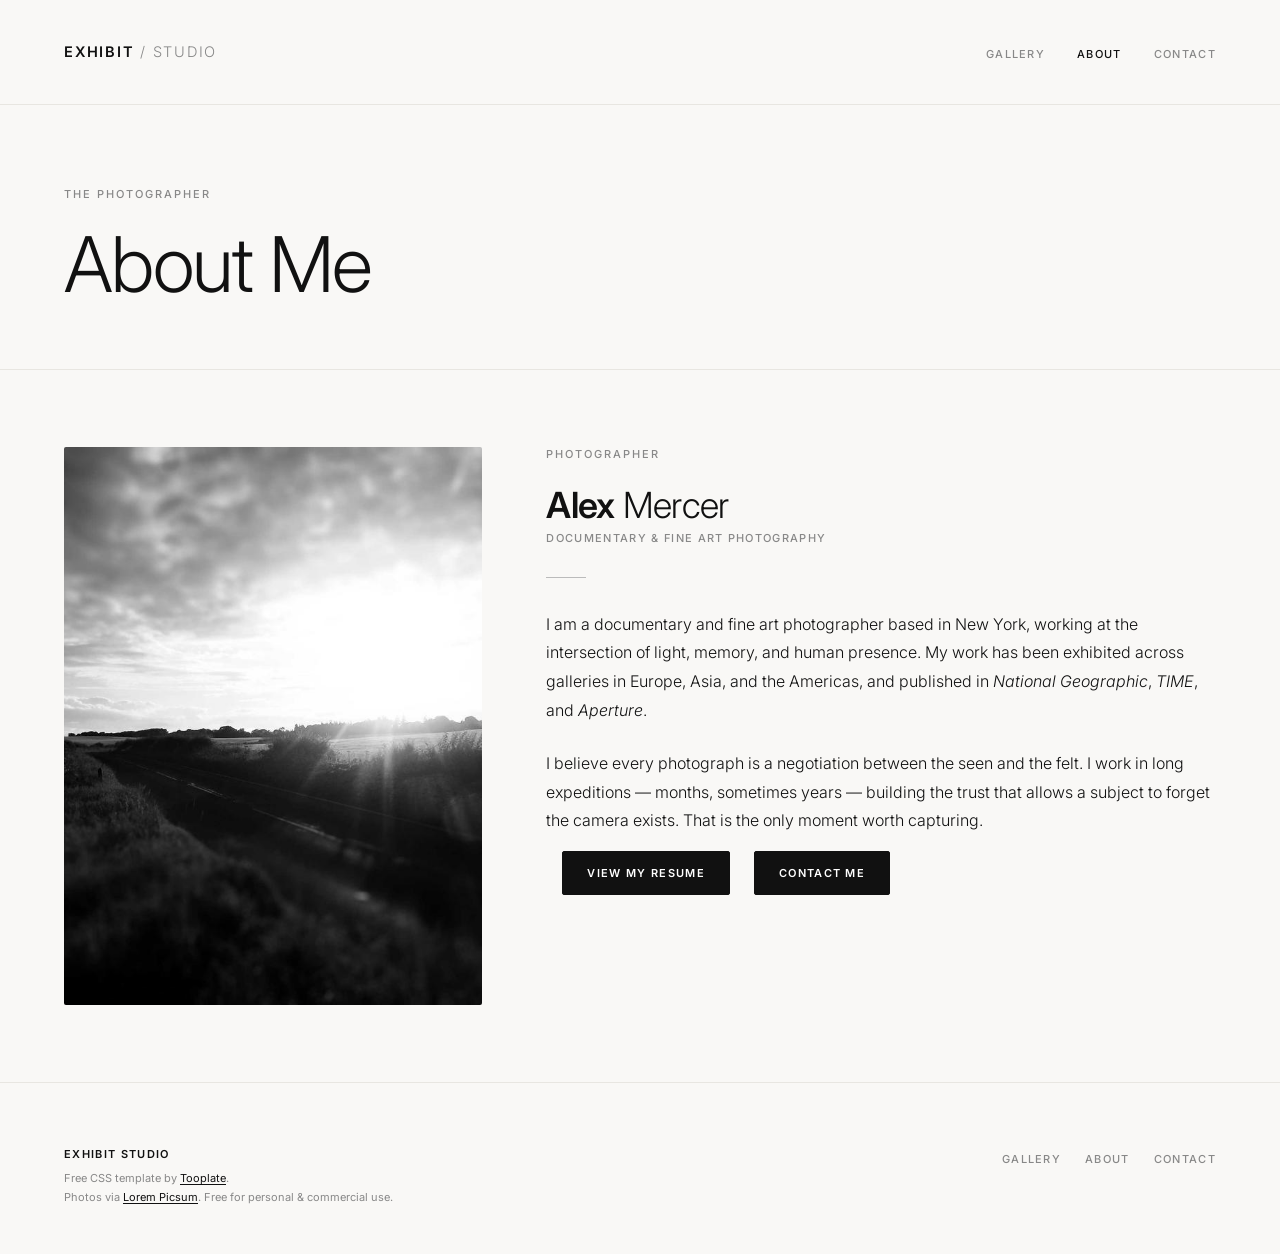
<file: about.html>
<!DOCTYPE html>
<html lang="en">
<head>
  <meta charset="UTF-8" />
  <meta name="viewport" content="width=device-width, initial-scale=1.0" />
  <title>About — Exhibit Studio</title>
  <meta name="description" content="About the photographer — Exhibit Studio." />

  <!--
Tooplate 2160 Exhibit Studio
https://www.tooplate.com/view/2160-exhibit-studio
Free HTML CSS Template
-->

  <link rel="preconnect" href="https://fonts.googleapis.com" />
  <link rel="preconnect" href="https://fonts.gstatic.com" crossorigin />
  <link href="https://fonts.googleapis.com/css2?family=Inter:wght@300;400;500;600&display=swap" rel="stylesheet" />
  <link rel="stylesheet" href="tooplate-exhibit-style.css" />
</head>
<body>

  <!-- ═══════════════════════════════════════════════════════════════
       NAVIGATION
       ═══════════════════════════════════════════════════════════════ -->
  <nav class="site-nav" role="navigation" aria-label="Main">

    <div class="nav__bar">
      <!-- ↓ EDIT: Your studio / brand name -->
      <a href="index.html" class="nav__wordmark">Exhibit <span>/ Studio</span></a>

      <ul class="nav__links">
        <li><a href="index.html">Gallery</a></li>
        <li><a href="about.html" class="nav__link--active">About</a></li>
        <li><a href="contact.html">Contact</a></li>
      </ul>

      <button
        class="nav__hamburger"
        id="js-hamburger"
        aria-label="Open menu"
        aria-expanded="false"
        aria-controls="js-mobile-menu"
      >
        <span class="nav__hamburger-line"></span>
        <span class="nav__hamburger-line"></span>
        <span class="nav__hamburger-line"></span>
      </button>
    </div>

    <ul class="nav__mobile-menu" id="js-mobile-menu" aria-hidden="true">
      <li><a href="index.html">Gallery</a></li>
      <li><a href="about.html" class="nav__link--active">About</a></li>
      <li><a href="contact.html">Contact</a></li>
    </ul>

  </nav>


  <!-- ═══════════════════════════════════════════════════════════════
       HERO
       ═══════════════════════════════════════════════════════════════ -->
  <header class="page-hero">
    <p class="page-hero__tag">The Photographer</p>
    <!-- ↓ EDIT: Your name or studio tagline -->
    <h1 class="page-hero__title">About Me</h1>
  </header>


  <!-- ═══════════════════════════════════════════════════════════════
       ABOUT CONTENT
       ═══════════════════════════════════════════════════════════════ -->
  <main class="about-body">

    <!-- ── Portrait + Bio ──────────────────────────────────────── -->
    <div class="about-intro">

      <div class="about-portrait">
        <!-- ↓ EDIT: Replace with your portrait photo -->
        <img
          src="images/tooplate-about-image.jpg"
          width="600"
          height="800"
          alt="Portrait of the photographer"
          class="about-portrait__img"
          loading="eager"
        />
      </div>

      <div class="about-bio">
        <p class="about-bio__label">Photographer</p>

        <!-- ↓ EDIT: Your full name -->
        <h2 class="about-bio__name"><strong>Alex</strong> Mercer</h2>
        <!-- ↓ EDIT: Your title or specialty -->
        <p class="about-bio__title">Documentary &amp; Fine Art Photography</p>

        <div class="about-bio__divider" aria-hidden="true"></div>

        <!-- ↓ EDIT: Your bio paragraphs (2–3 is ideal) -->
        <p class="about-bio__text">
          I am a documentary and fine art photographer based in New York, working at the
          intersection of light, memory, and human presence. My work has been exhibited
          across galleries in Europe, Asia, and the Americas, and published in
          <em>National Geographic</em>, <em>TIME</em>, and <em>Aperture</em>.
        </p>
        <p class="about-bio__text">
          I believe every photograph is a negotiation between the seen and the felt.
          I work in long expeditions — months, sometimes years — building the trust
          that allows a subject to forget the camera exists. That is the only moment
          worth capturing.
        </p>


    <!-- ── CTA ──────────────────────────────────────────────────── -->
    <div class="about-cta">
      <!-- ↓ EDIT: Link to your gallery and contact page -->
      <a href="contact.html" class="btn btn--primary">View my resume</a>
      <a href="index.html"   class="btn btn--primary">Contact me</a>
    </div>

  </main>


  <!-- ═══════════════════════════════════════════════════════════════
       FOOTER
       ═══════════════════════════════════════════════════════════════ -->
  <footer class="site-footer">
    <div>
      <!-- ↓ EDIT: Your studio name -->
      <p class="footer__brand">Exhibit Studio</p>
      <p class="footer__credit">
        Free CSS template by <a href="https://www.tooplate.com/view/2160-exhibit-studio" target="_blank" rel="nofollow">Tooplate</a>.<br>
        Photos via <a href="https://picsum.photos" target="_blank" rel="noopener">Lorem Picsum</a>. Free for personal &amp; commercial use.
      </p>
    </div>
    <ul class="footer__nav">
      <li><a href="index.html">Gallery</a></li>
      <li><a href="about.html">About</a></li>
      <li><a href="contact.html">Contact</a></li>
    </ul>
  </footer>

  <!-- ═══════════════════════════════════════════════════════════════
       JAVASCRIPT — Hamburger menu only
       ═══════════════════════════════════════════════════════════════ -->
  <script src="tooplate-exhibit-script.js"></script>

</body>
</html>
</file>
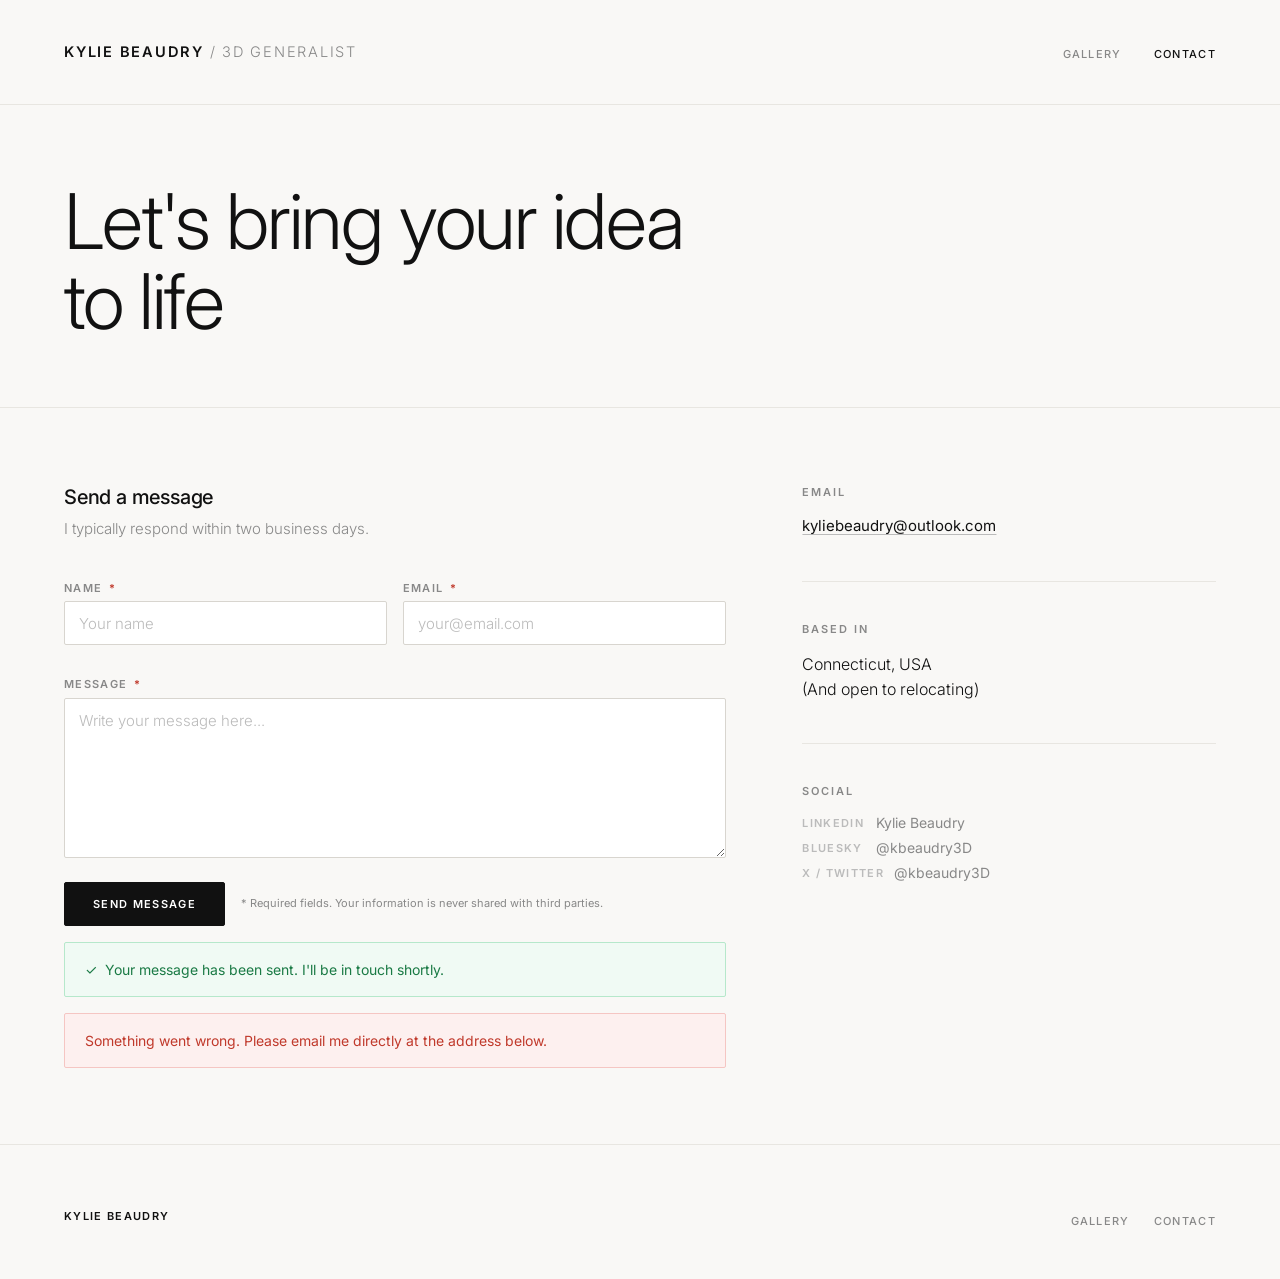
<file: contact.html>
<!DOCTYPE html>
<html lang="en">
<head>
  <meta charset="UTF-8" />
  <meta name="viewport" content="width=device-width, initial-scale=1.0" />
  <title>Contact Me — Kylie Beaudry</title>
  <meta name="description" content="Get in touch with Kylie Beaudry." />

  <!--
Tooplate 2160 Exhibit Studio
https://www.tooplate.com/view/2160-exhibit-studio
Free HTML CSS Template
-->

  <link rel="preconnect" href="https://fonts.googleapis.com" />
  <link rel="preconnect" href="https://fonts.gstatic.com" crossorigin />
  <link href="https://fonts.googleapis.com/css2?family=Inter:wght@300;400;500;600&display=swap" rel="stylesheet" />
  <link rel="stylesheet" href="tooplate-exhibit-style.css" />
</head>
<body>

  <!-- ═══════════════════════════════════════════════════════════════
       NAVIGATION
       ═══════════════════════════════════════════════════════════════ -->
  <nav class="site-nav" role="navigation" aria-label="Main">

    <div class="nav__bar">
      <!-- ↓ EDIT: Your studio / brand name -->
      <a href="index.html" class="nav__wordmark">Kylie Beaudry <span>/ 3D Generalist</span></a>

      <ul class="nav__links">
        <li><a href="index.html">Gallery</a></li>
        <li><a href="contact.html" class="nav__link--active">Contact</a></li>
      </ul>

      <button
        class="nav__hamburger"
        id="js-hamburger"
        aria-label="Open menu"
        aria-expanded="false"
        aria-controls="js-mobile-menu"
      >
        <span class="nav__hamburger-line"></span>
        <span class="nav__hamburger-line"></span>
        <span class="nav__hamburger-line"></span>
      </button>
    </div>

    <ul class="nav__mobile-menu" id="js-mobile-menu" aria-hidden="true">
      <li><a href="index.html">Gallery</a></li>
      <li><a href="contact.html" class="nav__link--active">Contact</a></li>
    </ul>

  </nav>


  <!-- ═══════════════════════════════════════════════════════════════
       HERO
       ═══════════════════════════════════════════════════════════════ -->
  <header class="page-hero">
    <!--<p class="page-hero__tag">Get in touch</p>-->
    <!-- ↓ EDIT: Your contact page headline -->
    <h1 class="page-hero__title">Let's bring your idea to life</h1>
  </header>


  <!-- ═══════════════════════════════════════════════════════════════
       CONTACT CONTENT
       ═══════════════════════════════════════════════════════════════ -->
  <main class="contact-body">

    <div class="contact-grid">

      <!-- ── Contact Form ──────────────────────────────────────── -->
      <div class="contact-form-wrap">

        <h2 class="contact-form__heading">Send a message</h2>
        <!-- ↓ EDIT: Adjust the subheading to match your response time -->
        <p class="contact-form__subheading">
          I typically respond within two business days. 
        </p>

        <!-- ↓ EDIT: To connect this form to a backend, replace the
             action="#" with your form endpoint (Formspree, Netlify Forms, etc.)
             The JS below handles client-side validation and a simulated submit. -->
        <form id="js-contact-form" novalidate>

          <div class="form-row">
            <!-- Name -->
            <div class="form-field">
              <label class="form-label" for="field-name">
                Name <span class="required" aria-hidden="true">*</span>
              </label>
              <input
                type="text"
                id="field-name"
                name="name"
                class="form-input"
                placeholder="Your name"
                autocomplete="name"
                required
              />
              <span class="field-error" id="err-name">Please enter your name.</span>
            </div>

            <!-- Email -->
            <div class="form-field">
              <label class="form-label" for="field-email">
                Email <span class="required" aria-hidden="true">*</span>
              </label>
              <input
                type="email"
                id="field-email"
                name="email"
                class="form-input"
                placeholder="your@email.com"
                autocomplete="email"
                required
              />
              <span class="field-error" id="err-email">Please enter a valid email address.</span>
            </div>
          </div>

          <!-- Subject / enquiry type 
          <div class="form-field">
            <label class="form-label" for="field-subject">Enquiry type</label>
            <div class="form-select-wrap">
              <select id="field-subject" name="subject" class="form-select">
                <!- ↓ EDIT: Update options to match your services ->
                <option value="">Select a subject…</option>
                <option value="editorial">Editorial assignment</option>
                <option value="commercial">Commercial project</option>
                <option value="fineart">Fine art print</option>
                <option value="workshop">Workshop / talk</option>
                <option value="other">Other</option>
              </select>
            </div>
          </div>
          -->

          <!-- Message -->
          <div class="form-field">
            <label class="form-label" for="field-message">
              Message <span class="required" aria-hidden="true">*</span>
            </label>
            <textarea
              id="field-message"
              name="message"
              class="form-textarea"
              placeholder="Write your message here..."
              required
            ></textarea>
            <span class="field-error" id="err-message">Please write a message.</span>
          </div>

          <!-- Submit -->
          <div class="form-submit">
            <button type="submit" class="btn-submit" id="js-submit-btn">
              Send message
            </button>
            <p class="form-note">
              * Required fields. Your information is never shared with third parties.
            </p>
          </div>

          <!-- Feedback messages -->
          <div class="form-message is-success" id="js-success" role="alert">
            ✓ &nbsp;Your message has been sent. I'll be in touch shortly.
          </div>
          <div class="form-message is-error" id="js-error" role="alert">
            Something went wrong. Please email me directly at the address below.
          </div>

        </form>

      </div><!-- /contact-form-wrap -->


      <!-- ── Sidebar info ──────────────────────────────────────── -->
      <aside class="contact-info" aria-label="Contact information">

        <!-- Availability 
        <div class="contact-info__section">
          <p class="contact-info__label">Availability</p>
          <-- ↓ EDIT: Toggle the dot to red (#e74c3c) and change text when unavailable ->
          <div class="availability">
            <span class="availability__dot"></span>
            Available for new projects
          </div>
        </div>
        -->

        <!-- Direct email -->
        <div class="contact-info__section">
          <p class="contact-info__label">Email</p>
          <!-- ↓ EDIT: Replace with your email address -->
          <a href="mailto:kyliebeaudry@outlook.com" class="contact-info__link">
            kyliebeaudry@outlook.com
          </a>
        </div>

        <!-- Based in -->
        <div class="contact-info__section">
          <p class="contact-info__label">Based in</p>
          <!-- ↓ EDIT: Your location(s) -->
          <p class="contact-info__value">
            Connecticut, USA<br>
            (And open to relocating)
          </p>
        </div>

        <!-- Social links -->
        <div class="contact-info__section">
          <p class="contact-info__label">Social</p>
          <div class="social-links">

            <a href="https://www.linkedin.com/in/kylie-beaudry/" target="_blank" rel="noopener" class="social-link">
              <span class="social-link__platform">LinkedIn</span>
              Kylie Beaudry
            </a>

            <!-- ↓ EDIT: Replace href values with your actual social URLs -->

            <a href="https://bsky.app/profile/kbeaudry3d.bsky.social" target="_blank" rel="noopener" class="social-link">
              <span class="social-link__platform">Bluesky</span>
              @kbeaudry3D
            </a>
            
            <a href="https://x.com/kbeaudry3D" target="_blank" rel="noopener" class="social-link">
              <span class="social-link__platform">X / Twitter</span>
              @kbeaudry3D
            </a>

          </div>
        </div>

        <!-- Response time 
        <div class="contact-info__section">
          <p class="contact-info__label">Response time</p>
          <p class="contact-info__value">Within 2 business days</p>
        </div>
        -->

      </aside><!-- /contact-info -->

    </div><!-- /contact-grid -->

  </main>


  <!-- ═══════════════════════════════════════════════════════════════
       FOOTER
       ═══════════════════════════════════════════════════════════════ -->
  <footer class="site-footer">
    <div>
      <!-- ↓ EDIT: Your studio name -->
      <p class="footer__brand">Kylie Beaudry</p>
    </div>
    <ul class="footer__nav">
      <li><a href="index.html">Gallery</a></li>
      <li><a href="contact.html">Contact</a></li>
    </ul>
  </footer>


  <!-- ═══════════════════════════════════════════════════════════════
       JAVASCRIPT — Hamburger + Form validation
       ═══════════════════════════════════════════════════════════════ -->
  <script src="tooplate-exhibit-script.js"></script>

</body>
</html>
</file>
<file: tooplate-exhibit-style.css>
/*
Tooplate 2160 Exhibit Studio
https://www.tooplate.com/view/2160-exhibit-studio
Free HTML CSS Template
*/

/* ═══════════════════════════════════════════════════════════════
       DESIGN TOKENS — Edit these to restyle the entire template
       ═══════════════════════════════════════════════════════════════ */
    :root {

      /* ── Palette ─────────────────────────────────────────────── */
      --color-page-background:    #f9f8f6;   /* Off-white canvas                */
      --color-surface:            #ffffff;   /* Card / panel backgrounds        */
      --color-text-primary:       #111111;   /* Headlines, nav links            */
      --color-text-secondary:     #888888;   /* Sub-labels, meta info           */
      --color-text-tertiary:      #bbbbbb;   /* Dividers, faint labels          */
      --color-accent:             #111111;   /* Hover underlines, active states */
      --color-border-subtle:      #e8e6e1;   /* Hairline borders                */

      /* ── Caption Overlay ─────────────────────────────────────── */
      --color-caption-background: rgba(0, 0, 0, 0.72);  /* Semi-transparent bar */
      --color-caption-text:       #ffffff;
      --color-caption-meta:       rgba(255, 255, 255, 0.60);

      /* ── Lightbox (Lightroom Mode) ───────────────────────────── */
      --color-lightbox-backdrop:  rgba(8, 8, 8, 0.97);
      --color-lightbox-ui:        rgba(255, 255, 255, 0.85);
      --color-lightbox-ui-hover:  #ffffff;
      --color-lightbox-meta:      rgba(255, 255, 255, 0.50);

      /* ── Typography ──────────────────────────────────────────── */
      --font-family:              'Inter', -apple-system, BlinkMacSystemFont, sans-serif;
      --font-size-wordmark:       0.9125rem;  /* NAV logo text             */
      --font-size-label:          0.6875rem;  /* Tags, meta, small labels  */
      --font-size-caption-title:  0.8125rem;  /* Overlay photo title       */
      --font-size-caption-meta:   0.6875rem;  /* Overlay photographer meta */
      --font-size-hero-title:     clamp(2.25rem, 6vw, 5rem);
      --font-size-hero-sub:       clamp(0.75rem, 1.5vw, 0.875rem);
      --font-size-footer:         0.6875rem;
      --letter-spacing-wide:      0.12em;
      --letter-spacing-wider:     0.18em;

      /* ── Page Spacing ────────────────────────────────────────── */
      --space-page-x:             clamp(1.5rem, 5vw, 6rem);  /* Left/right margin  */
      --space-gallery-x:          clamp(20rem, 20vw, 30rem);
      --space-page-top:           2rem;
      --space-nav-height:         6.5rem;
      --space-hero-top:           clamp(3rem, 6vw, 6rem);
      --space-hero-bottom:        clamp(2.5rem, 5vw, 5rem);
      --space-section-gap:        clamp(1rem, 2vw, 1.5rem);
      --space-footer-top:         clamp(3rem, 5vw, 5rem);

      /* ── Masonry Grid ────────────────────────────────────────── */
      --grid-column-gap:          clamp(0.625rem, 1.25vw, 1.125rem); /* Gap between columns */
      --grid-item-margin-bottom:  clamp(0.625rem, 1.25vw, 1.125rem); /* Gap between rows    */
      --grid-columns-frontpg:     1;   
      --grid-columns-wide:        2;   /* ≥1400px */
      --grid-columns-desktop:     2;   /* ≥900px  */
      --grid-columns-tablet:      1;   /* ≥560px  */
      --grid-columns-mobile:      1;   /* <560px  */
      --grid-border-radius:       2px;

      /* ── Transitions ─────────────────────────────────────────── */
      --transition-caption:       transform 0.38s cubic-bezier(0.4, 0, 0.2, 1),
                                  opacity  0.38s cubic-bezier(0.4, 0, 0.2, 1);
      --transition-image-scale:   transform 0.55s cubic-bezier(0.25, 0.46, 0.45, 0.94);
      --transition-lightbox:      opacity 0.28s ease;
      --transition-lightbox-img:  opacity 0.22s ease, transform 0.28s cubic-bezier(0.4, 0, 0.2, 1);

      /* ── Contact Form Colors ──────────────────────────────────── */
      --color-input-bg:           #ffffff;
      --color-input-border:       #d8d5cf;
      --color-input-focus:        #111111;
      --color-success-bg:         #f0faf4;
      --color-success-text:       #1a7a45;
      --color-success-border:     #b6e8cb;
      --color-error-text:         #c0392b;

    }

    /* ═══════════════════════════════════════════════════════════════
       RESET & BASE
       ═══════════════════════════════════════════════════════════════ */
    *, *::before, *::after { box-sizing: border-box; margin: 0; padding: 0; }

    html {
      font-family:          var(--font-family);
      font-size:            16px;
      background-color:     var(--color-page-background);
      color:                var(--color-text-primary);
      -webkit-font-smoothing: antialiased;
      text-rendering:       optimizeLegibility;
      scroll-behavior:      smooth;
    }

    body { min-height: 100vh; }

    img { display: block; width: 100%; height: auto; }

    a { color: inherit; text-decoration: none; }

    /* ═══════════════════════════════════════════════════════════════
       NAVIGATION
       ═══════════════════════════════════════════════════════════════ */
    .site-nav {
      position:         sticky;
      top:              0;
      z-index:          200;
      background-color: var(--color-page-background);
      border-bottom:    1px solid var(--color-border-subtle);
    }

    /* ── Top bar (wordmark + hamburger / desktop links) ────────── */
    .nav__bar {
      display:          flex;
      align-items:      center;
      justify-content:  space-between;
      height:           var(--space-nav-height);
      padding:          0 var(--space-page-x);
    }

    .nav__wordmark {
      font-size:      var(--font-size-wordmark);
      font-weight:    600;
      letter-spacing: var(--letter-spacing-wide);
      text-transform: uppercase;
      color:          var(--color-text-primary);
    }

    .nav__wordmark span {
      font-weight:    300;
      color:          var(--color-text-secondary);
    }

    /* ── Desktop links (hidden on mobile) ───────────────────────── */
    .nav__links {
      display:        flex;
      align-items:    center;
      gap:            2rem;
      list-style:     none;
    }

    .nav__links a {
      font-size:      var(--font-size-label);
      font-weight:    500;
      letter-spacing: var(--letter-spacing-wide);
      text-transform: uppercase;
      color:          var(--color-text-secondary);
      transition:     color 0.2s ease;
    }

    .nav__links a:hover { color: var(--color-text-primary); }

    .nav__links .nav__link--active { color: var(--color-text-primary); }

    /* ── Hamburger button (hidden on desktop) ───────────────────── */
    .nav__hamburger {
      display:          none;
      flex-direction:   column;
      justify-content:  center;
      align-items:      center;
      gap:              5px;
      width:            2.5rem;
      height:           2.5rem;
      background:       transparent;
      border:           none;
      cursor:           pointer;
      padding:          0.25rem;
      border-radius:    4px;
      -webkit-tap-highlight-color: transparent;
    }

    .nav__hamburger-line {
      display:          block;
      width:            22px;
      height:           1.5px;
      background:       var(--color-text-primary);
      border-radius:    2px;
      transition:       transform 0.3s ease, opacity 0.3s ease, width 0.3s ease;
      transform-origin: center;
    }

    /* Animate to X when open */
    .nav__hamburger[aria-expanded="true"] .nav__hamburger-line:nth-child(1) {
      transform: translateY(6.5px) rotate(45deg);
    }
    .nav__hamburger[aria-expanded="true"] .nav__hamburger-line:nth-child(2) {
      opacity:  0;
      width:    0;
    }
    .nav__hamburger[aria-expanded="true"] .nav__hamburger-line:nth-child(3) {
      transform: translateY(-6.5px) rotate(-45deg);
    }

    /* ── Mobile drawer ──────────────────────────────────────────── */
    .nav__mobile-menu {
      display:          none;           /* JS toggles .is-open */
      flex-direction:   column;
      padding:          0 var(--space-page-x) 1.5rem;
      border-top:       1px solid var(--color-border-subtle);
      background-color: var(--color-page-background);

      /* Slide-down animation */
      overflow:         hidden;
      max-height:       0;
      opacity:          0;
      transition:       max-height 0.35s cubic-bezier(0.4, 0, 0.2, 1),
                        opacity    0.25s ease,
                        padding    0.35s ease;
    }

    .nav__mobile-menu.is-open {
      max-height:       20rem;
      opacity:          1;
      padding-top:      1.25rem;
    }

    .nav__mobile-menu li {
      list-style: none;
      border-bottom: 1px solid var(--color-border-subtle);
    }

    .nav__mobile-menu li:last-child { border-bottom: none; }

    .nav__mobile-menu a {
      display:          block;
      padding:          0.9rem 0;
      font-size:        0.8125rem;
      font-weight:      500;
      letter-spacing:   var(--letter-spacing-wide);
      text-transform:   uppercase;
      color:            var(--color-text-secondary);
      transition:       color 0.2s ease;
    }

    .nav__mobile-menu a:hover,
    .nav__mobile-menu .nav__link--active { color: var(--color-text-primary); }

    /* ── Responsive switch ──────────────────────────────────────── */
    @media (max-width: 680px) {
      .nav__links     { display: none; }
      .nav__hamburger { display: flex; }
      .nav__mobile-menu { display: flex; }
    }

    /* ═══════════════════════════════════════════════════════════════
       HERO HEADER
       ═══════════════════════════════════════════════════════════════ */
    .site-hero {
      padding:         var(--space-hero-top) var(--space-page-x) var(--space-hero-bottom);
      border-bottom:   1px solid var(--color-border-subtle);
    }

    .hero__tag {
      display:         inline-block;
      font-size:       var(--font-size-label);
      font-weight:     500;
      letter-spacing:  var(--letter-spacing-wider);
      text-transform:  uppercase;
      color:           var(--color-text-secondary);
      margin-bottom:   1.5rem;
    }

    .hero__title {
      font-size:       var(--font-size-hero-title);
      font-weight:     300;
      line-height:     1.05;
      letter-spacing:  -0.02em;
      max-width:       14ch;
      margin-bottom:   1.75rem;
    }

    .hero__title strong { font-weight: 600; }

    .hero__meta {
      display:         flex;
      align-items:     center;
      gap:             1.5rem;
    }

    .hero__count {
      font-size:       var(--font-size-hero-sub);
      font-weight:     400;
      letter-spacing:  var(--letter-spacing-wide);
      color:           var(--color-text-secondary);
    }

    .hero__rule {
      flex:            1;
      max-width:       4rem;
      height:          1px;
      background:      var(--color-text-tertiary);
    }

    .hero__desc {
      font-size:       var(--font-size-hero-sub);
      color:           var(--color-text-secondary);
      max-width:       48ch;
      line-height:     1.6;
    }

    /* ═══════════════════════════════════════════════════════════════
       FILTER BAR  (optional — remove this section if not needed)
       ═══════════════════════════════════════════════════════════════ */

    /* ═══════════════════════════════════════════════════════════════
       FILTER BAR  (optional — remove this section if not needed)
       ═══════════════════════════════════════════════════════════════ */
    .gallery-filter-wrap {
      border-bottom: 1px solid var(--color-border-subtle);
    }

    .gallery-filter {
      display:         flex;
      align-items:     center;
      flex-wrap:       wrap;       /* All buttons visible — no hidden scroll */
      gap:             0.375rem;
      padding:         0.75rem var(--space-page-x);
    }

    .filter__btn {
      /* 44px minimum tap target height for touch usability */
      min-height:      2.75rem;
      padding:         0 1rem;
      font-family:     var(--font-family);
      font-size:       var(--font-size-label);
      font-weight:     500;
      letter-spacing:  var(--letter-spacing-wide);
      text-transform:  uppercase;
      color:           var(--color-text-secondary);
      background:      transparent;
      border:          1px solid transparent;
      border-radius:   999px;
      cursor:          pointer;
      transition:      all 0.2s ease;
      -webkit-tap-highlight-color: transparent;
      white-space:     nowrap;     /* Each label stays on one line */
    }

    .filter__btn:hover {
      color:           var(--color-text-primary);
      border-color:    var(--color-border-subtle);
    }

    .filter__btn.is-active {
      color:           var(--color-surface);
      background:      var(--color-text-primary);
      border-color:    var(--color-text-primary);
    }

    /* On touch devices: always show caption (no hover state exists) */
    @media (hover: none) {
      .gallery__caption {
        transform:   translateY(0);
        opacity:     1;
      }
    }

    /* ═══════════════════════════════════════════════════════════════
       MASONRY GALLERY  ← THE GRID
       CSS Columns masonry — no JavaScript required for the layout.
       ═══════════════════════════════════════════════════════════════ */
    .front__gallery {
      padding:         var(--space-section-gap) var(--space-page-x);
      /* CSS Columns masonry */
      column-count:    var(--grid-columns-desktop);
      column-gap:      var(--grid-column-gap);
    }

    /* ── Responsive column counts ─────────────────────────────── */
    @media (min-width: 1400px) {
      .front__gallery { column-count: var(--grid-columns-wide); }
    }

    @media (max-width: 900px) {
      .front__gallery { column-count: var(--grid-columns-tablet); }
    }

    @media (max-width: 560px) {
      .front__gallery { column-count: var(--grid-columns-mobile); }
    }

    .case__gallery {
      padding:         var(--space-section-gap) var(--space-page-x);
      /* CSS Columns masonry */
      column-count:    var(--grid-columns-desktop);
      column-gap:      var(--grid-column-gap);
    }

    /* ── Responsive column counts ─────────────────────────────── */
    @media (min-width: 1400px) {
      .case__gallery { column-count: var(--grid-columns-wide); }
    }

    @media (max-width: 900px) {
      .case__gallery { column-count: var(--grid-columns-tablet); }
    }

    @media (max-width: 560px) {
      .case__gallery { column-count: var(--grid-columns-mobile); }
    }

    /* ── Gallery Item ─────────────────────────────────────────── */
    .gallery__item {
      position:        relative;
      display:         block;          /* Prevents column-break artifacts */
      break-inside:    avoid;          /* Prevents images from splitting   */
      max-width: 100%;
      margin-bottom:   var(--grid-item-margin-bottom);
      border-radius:   var(--grid-border-radius);
      overflow:        hidden;
      cursor:          pointer;
      background:      var(--color-border-subtle);  /* Placeholder while image loads */
    }

    /* ── Image zoom on hover ──────────────────────────────────── */
    .gallery__image {
      width:           100%;
      height:          auto;
      display:         block;
      transition:      var(--transition-image-scale);
      will-change:     transform;
    }

    .gallery__item:hover .gallery__image {
      transform:       scale(1.035);
    }

    /* ── Make exception for case images (no zoom-in) ──────────── */
    .case__image {
      width:           100%;
      height:          auto;
      display:         block;
      transition:      var(--transition-image-scale);
      will-change:     transform;
    }

    /* ── Caption Overlay ──────────────────────────────────────── */
    .gallery__caption {
      position:        absolute;
      bottom:          0;
      left:            0;
      right:           0;
      padding:         var(--space-section-gap) 1rem 0.875rem;

      /* Gradient for legibility even without the bar background */
      background:      linear-gradient(
                         to top,
                         var(--color-caption-background) 0%,
                         rgba(0,0,0,0) 100%
                       );

      /* ── Hidden by default; slides up on hover ── */
      transform:       translateY(100%);
      opacity:         0;
      transition:      var(--transition-caption);
    }

    .gallery__item:hover .gallery__caption {
      transform:       translateY(0);
      opacity:         1;
    }

    .gallery__caption-title {
      display:         block;
      font-size:       var(--font-size-caption-title);
      font-weight:     500;
      color:           var(--color-caption-text);
      margin-bottom:   0.25rem;
      white-space:     nowrap;
      overflow:        hidden;
      text-overflow:   ellipsis;
    }

    .gallery__caption-meta {
      display:         block;
      font-size:       var(--font-size-caption-meta);
      font-weight:     400;
      letter-spacing:  var(--letter-spacing-wide);
      color:           var(--color-caption-meta);
      text-transform:  uppercase;
    }

    /* ── Lightbox indicator icon ──────────────────────────────── */
    .gallery__expand-icon {
      position:        absolute;
      top:             0.75rem;
      right:           0.75rem;
      width:           1.75rem;
      height:          1.75rem;
      display:         flex;
      align-items:     center;
      justify-content: center;
      background:      rgba(0, 0, 0, 0.45);
      border-radius:   50%;
      opacity:         0;
      transition:      opacity 0.25s ease;
    }

    .gallery__expand-icon svg {
      width:  12px;
      height: 12px;
      stroke: #fff;
      fill:   none;
    }

    .gallery__item:hover .gallery__expand-icon { opacity: 1; }

    /* ═══════════════════════════════════════════════════════════════
       LIGHTBOX  —  "Lightroom Mode"
       Opened via JS when any gallery image is clicked.
       ═══════════════════════════════════════════════════════════════ */
    .lightbox {
      position:        fixed;
      inset:           0;
      z-index:         1000;
      display:         flex;
      flex-direction:  column;
      background:      var(--color-lightbox-backdrop);

      /* Hidden state */
      opacity:         0;
      pointer-events:  none;
      transition:      var(--transition-lightbox);
    }

    .lightbox.is-open {
      opacity:         1;
      pointer-events:  all;
    }

    /* ── Lightbox top bar ─────────────────────────────────────── */
    .lightbox__bar {
      display:         flex;
      align-items:     center;
      justify-content: space-between;
      padding:         1rem 1.5rem;
      flex-shrink:     0;
    }

    .lightbox__counter {
      font-size:       var(--font-size-label);
      font-weight:     400;
      letter-spacing:  var(--letter-spacing-wide);
      color:           var(--color-lightbox-meta);
    }

    .lightbox__close {
      width:           2.25rem;
      height:          2.25rem;
      display:         flex;
      align-items:     center;
      justify-content: center;
      background:      transparent;
      border:          none;
      border-radius:   50%;
      color:           var(--color-lightbox-ui);
      cursor:          pointer;
      transition:      background 0.2s ease, color 0.2s ease;
    }

    .lightbox__close:hover {
      background:      rgba(255,255,255,0.1);
      color:           var(--color-lightbox-ui-hover);
    }

    .lightbox__close svg {
      width:  18px;
      height: 18px;
      stroke: currentColor;
      fill:   none;
      stroke-width: 1.5;
    }

    /* ── Lightbox stage (image area) ──────────────────────────── */
    .lightbox__stage {
      flex:            1;
      display:         flex;
      align-items:     center;
      justify-content: center;
      position:        relative;
      padding:         0 5rem;
      overflow:        hidden;
    }

    @media (max-width: 560px) {
      .lightbox__stage { padding: 0 3rem; }
    }

    .lightbox__image {
      max-width:       100%;
      max-height:      100%;
      object-fit:      contain;
      border-radius:   1px;
      box-shadow:      0 30px 80px rgba(0,0,0,0.6);

      /* Transition when swapping images */
      opacity:         1;
      transform:       scale(1);
      transition:      var(--transition-lightbox-img);
    }

    .lightbox__image.is-loading {
      opacity:         0;
      transform:       scale(0.97);
    }

    /* ── Lightbox navigation arrows ───────────────────────────── */
    .lightbox__nav {
      position:        absolute;
      top:             50%;
      transform:       translateY(-50%);
      width:           3rem;
      height:          3rem;
      display:         flex;
      align-items:     center;
      justify-content: center;
      background:      rgba(255,255,255,0.08);
      border:          1px solid rgba(255,255,255,0.12);
      border-radius:   50%;
      color:           var(--color-lightbox-ui);
      cursor:          pointer;
      transition:      background 0.2s ease, color 0.2s ease;
    }

    .lightbox__nav:hover {
      background:      rgba(255,255,255,0.18);
      color:           var(--color-lightbox-ui-hover);
    }

    .lightbox__nav svg {
      width:  16px;
      height: 16px;
      stroke: currentColor;
      fill:   none;
      stroke-width: 1.75;
    }

    .lightbox__nav--prev { left:  1.25rem; }
    .lightbox__nav--next { right: 1.25rem; }

    /* ── Lightbox caption / bottom bar ───────────────────────── */
    .lightbox__caption {
      padding:         1.25rem 1.5rem 1.75rem;
      flex-shrink:     0;
      text-align:      center;
    }

    .lightbox__caption-title {
      font-size:       0.9375rem;
      font-weight:     500;
      color:           var(--color-lightbox-ui);
      margin-bottom:   0.3rem;
    }

    .lightbox__caption-meta {
      font-size:       var(--font-size-label);
      font-weight:     400;
      letter-spacing:  var(--letter-spacing-wide);
      text-transform:  uppercase;
      color:           var(--color-lightbox-meta);
    }

    /* ═══════════════════════════════════════════════════════════════
       FOOTER
       ═══════════════════════════════════════════════════════════════ */
    .site-footer {
      padding:         var(--space-footer-top) var(--space-page-x) 3rem;
      border-top:      1px solid var(--color-border-subtle);
      display:         flex;
      align-items:     flex-start;
      justify-content: space-between;
      gap:             2rem;
      flex-wrap:       wrap;
    }

    .footer__brand {
      font-size:       var(--font-size-footer);
      font-weight:     600;
      letter-spacing:  var(--letter-spacing-wide);
      text-transform:  uppercase;
      color:           var(--color-text-primary);
      margin-bottom:   0.5rem;
    }

    .footer__credit {
      font-size:       var(--font-size-footer);
      color:           var(--color-text-secondary);
      line-height:     1.7;
    }

    .footer__credit a {
      color:           var(--color-text-primary);
      text-decoration: underline;
      text-underline-offset: 2px;
    }

    .footer__nav {
      display:         flex;
      gap:             1.5rem;
      list-style:      none;
    }

    .footer__nav a {
      font-size:       var(--font-size-footer);
      font-weight:     500;
      letter-spacing:  var(--letter-spacing-wide);
      text-transform:  uppercase;
      color:           var(--color-text-secondary);
      transition:      color 0.2s ease;
    }

    .footer__nav a:hover { color: var(--color-text-primary); }

    /* ═══════════════════════════════════════════════════════════════
       UTILITIES
       ═══════════════════════════════════════════════════════════════ */
    .visually-hidden {
      position:   absolute;
      width:      1px;
      height:     1px;
      overflow:   hidden;
      clip:       rect(0,0,0,0);
      white-space: nowrap;
    }

/* ═══════════════════════════════════════════════════════════════
       PAGE HERO
       ═══════════════════════════════════════════════════════════════ */
    .page-hero {
      padding:       var(--space-hero-top) var(--space-page-x) var(--space-hero-bottom);
      border-bottom: 1px solid var(--color-border-subtle);
    }

    .page-hero__tag {
      display:        inline-block;
      font-size:      var(--font-size-label);
      font-weight:    500;
      letter-spacing: var(--letter-spacing-wider);
      text-transform: uppercase;
      color:          var(--color-text-secondary);
      margin-bottom:  1.5rem;
    }

    .page-hero__title {
      font-size:      var(--font-size-hero-title);
      font-weight:    300;
      line-height:    1.05;
      letter-spacing: -0.02em;
      max-width:      14ch;
    }

    .page-hero__title strong { font-weight: 600; }

    /* ═══════════════════════════════════════════════════════════════
       ABOUT LAYOUT
       ═══════════════════════════════════════════════════════════════ */
    .about-body {
      padding: clamp(3rem, 6vw, 6rem) var(--space-page-x);
    }

    /* ── Two-column: portrait + bio ─────────────────────────────── */
    .about-intro {
      display:               grid;
      grid-template-columns: 1fr 1.6fr;
      gap:                   clamp(2rem, 5vw, 5rem);
      align-items:           start;
      /*margin-bottom:         clamp(3rem, 6vw, 6rem);
      padding-bottom:        clamp(3rem, 6vw, 6rem);
      border-bottom:         1px solid var(--color-border-subtle);*/
    }

    @media (max-width: 720px) {
      .about-intro {
        grid-template-columns: 1fr;
      }
    }

    /* ── Portrait image ─────────────────────────────────────────── */
    .about-portrait {
      position:      relative;
    }

    .about-portrait__img {
      width:         100%;
      aspect-ratio:  3 / 4;
      object-fit:    cover;
      border-radius: 2px;
      display:       block;
    }

    @media (max-width: 720px) {
      .about-portrait {
        display: flex;
        justify-content: center;
        align-items: center;
      }
    }

    @media (max-width: 720px) {
      .about-portrait__img {
        width: 50%;
        aspect-ratio: 4/3;
      }
    }
    /* ── Bio text ───────────────────────────────────────────────── */
    .about-bio__label {
      font-size:      var(--font-size-label);
      font-weight:    500;
      letter-spacing: var(--letter-spacing-wider);
      text-transform: uppercase;
      color:          var(--color-text-secondary);
      margin-bottom:  1.5rem;
    }

    .about-bio__name {
      font-size:      clamp(1.5rem, 3vw, 2.25rem);
      font-weight:    300;
      letter-spacing: -0.02em;
      line-height:    1.15;
      margin-bottom:  0.25rem;
    }

    .about-bio__name strong { font-weight: 600; }

    .about-bio__title {
      font-size:      var(--font-size-label);
      font-weight:    500;
      letter-spacing: var(--letter-spacing-wide);
      text-transform: uppercase;
      color:          var(--color-text-secondary);
      margin-bottom:  2rem;
    }

    .about-bio__divider {
      width:          2.5rem;
      height:         1px;
      background:     var(--color-text-tertiary);
      margin-bottom:  2rem;
    }

    .about-bio__text {
      font-size:      1rem;
      font-weight:    300;
      line-height:    1.8;
      color:          var(--color-text-primary);
      margin-bottom:  1.5rem;
    }

    .about-bio__text:last-of-type { margin-bottom: 0; }

    /* ── Stats row ──────────────────────────────────────────────── */
    .about-stats {
      display:               grid;
      grid-template-columns: repeat(4, 1fr);
      gap:                   1px;
      background:            var(--color-border-subtle);
      border:                1px solid var(--color-border-subtle);
      margin-bottom:         clamp(3rem, 6vw, 6rem);
      padding-bottom:        clamp(3rem, 6vw, 6rem);
      border-bottom:         1px solid var(--color-border-subtle);
    }

    @media (max-width: 600px) {
      .about-stats { grid-template-columns: repeat(2, 1fr); }
    }

    .about-stat {
      background:  var(--color-page-background);
      padding:     2rem 1.5rem;
    }

    .about-stat__number {
      font-size:      clamp(2rem, 4vw, 3rem);
      font-weight:    300;
      letter-spacing: -0.03em;
      line-height:    1;
      margin-bottom:  0.5rem;
    }

    .about-stat__label {
      font-size:      var(--font-size-label);
      font-weight:    500;
      letter-spacing: var(--letter-spacing-wide);
      text-transform: uppercase;
      color:          var(--color-text-secondary);
    }

    /* ── Approach items (inside bio column) ────────────────────── */
    .about-approach__items {
      display:        flex;
      flex-direction: column;
      gap:            2rem;
      margin-top:     0.5rem;
    }

    .about-approach__item-number {
      font-size:      var(--font-size-label);
      font-weight:    500;
      letter-spacing: var(--letter-spacing-wide);
      color:          var(--color-text-tertiary);
      margin-bottom:  0.5rem;
    }

    .about-approach__item-title {
      font-size:      1.125rem;
      font-weight:    500;
      margin-bottom:  0.6rem;
    }

    .about-approach__item-text {
      font-size:      0.9375rem;
      font-weight:    300;
      line-height:    1.75;
      color:          var(--color-text-secondary);
    }

    /* ── CTA row ────────────────────────────────────────────────── */
    .about-cta {
      display:     flex;
      align-items: center;
      gap:         1.5rem;
      padding:     1rem;
      flex-wrap:   wrap;
    }

    .btn {
      display:         inline-flex;
      align-items:     center;
      gap:             0.5rem;
      height:          2.75rem;
      padding:         0 1.5rem;
      font-family:     var(--font-family);
      font-size:       var(--font-size-label);
      font-weight:     600;
      letter-spacing:  var(--letter-spacing-wide);
      text-transform:  uppercase;
      border-radius:   2px;
      cursor:          pointer;
      transition:      all 0.2s ease;
      -webkit-tap-highlight-color: transparent;
    }

    .btn--primary {
      background:   var(--color-text-primary);
      color:        var(--color-surface);
      border:       1px solid var(--color-text-primary);
    }

    .btn--primary:hover {
      background:   transparent;
      color:        var(--color-text-primary);
    }

    .btn--socials {
      background:   var(--color-text-primary);
      color:        var(--color-surface);
      border:       1px solid var(--color-text-primary);
      padding:      0 .5rem;
    }

    .btn--socials:hover {
      background:   transparent;
      color:        var(--color-text-primary);
    }

    .btn--ghost {
      background:   transparent;
      color:        var(--color-text-primary);
      border:       1px solid var(--color-border-subtle);
    }

    .btn--ghost:hover {
      border-color: var(--color-text-primary);
    }

/* ═══════════════════════════════════════════════════════════════
       CONTACT LAYOUT
       ═══════════════════════════════════════════════════════════════ */
    .contact-body {
      padding: clamp(3rem, 6vw, 6rem) var(--space-page-x);
    }

    /* ── Two columns: form (left) + info (right) ─────────────────── */
    .contact-grid {
      display:               grid;
      grid-template-columns: 1.6fr 1fr;
      gap:                   clamp(2.5rem, 6vw, 7rem);
      align-items:           start;
    }

    @media (max-width: 800px) {
      .contact-grid { grid-template-columns: 1fr; }
    }

    /* ═══════════════════════════════════════════════════════════════
       CONTACT FORM
       ═══════════════════════════════════════════════════════════════ */
    .contact-form__heading {
      font-size:      1.25rem;
      font-weight:    500;
      letter-spacing: -0.01em;
      margin-bottom:  0.5rem;
    }

    .contact-form__subheading {
      font-size:      0.9375rem;
      font-weight:    300;
      color:          var(--color-text-secondary);
      line-height:    1.6;
      margin-bottom:  2.5rem;
    }

    /* ── Field groups ───────────────────────────────────────────── */
    .form-row {
      display:               grid;
      grid-template-columns: 1fr 1fr;
      gap:                   1rem;
      margin-bottom:         1rem;
    }

    @media (max-width: 480px) {
      .form-row { grid-template-columns: 1fr; }
    }

    .form-field {
      display:        flex;
      flex-direction: column;
      gap:            0.4rem;
      margin-bottom:  1rem;
    }

    .form-field:last-child { margin-bottom: 0; }

    .form-label {
      font-size:      var(--font-size-label);
      font-weight:    600;
      letter-spacing: var(--letter-spacing-wide);
      text-transform: uppercase;
      color:          var(--color-text-secondary);
    }

    .form-label .required {
      color:      var(--color-error-text);
      margin-left: 2px;
    }

    /* ── Inputs & Textarea ──────────────────────────────────────── */
    .form-input,
    .form-textarea,
    .form-select {
      width:          100%;
      /* Minimum 44px height on mobile */
      min-height:     2.75rem;
      padding:        0.625rem 0.875rem;
      font-family:    var(--font-family);
      font-size:      0.9375rem;
      font-weight:    300;
      color:          var(--color-text-primary);
      background:     var(--color-input-bg);
      border:         1px solid var(--color-input-border);
      border-radius:  2px;
      appearance:     none;
      -webkit-appearance: none;
      outline:        none;
      transition:     border-color 0.2s ease, box-shadow 0.2s ease;
    }

    .form-input::placeholder,
    .form-textarea::placeholder { color: var(--color-text-tertiary); }

    .form-input:focus,
    .form-textarea:focus,
    .form-select:focus {
      border-color: var(--color-input-focus);
      box-shadow:   0 0 0 3px rgba(17,17,17,0.07);
    }

    .form-textarea {
      resize:      vertical;
      min-height:  10rem;
      line-height: 1.65;
    }

    /* Custom select arrow */
    .form-select-wrap {
      position: relative;
    }

    .form-select-wrap::after {
      content:        '';
      position:       absolute;
      right:          0.9rem;
      top:            50%;
      transform:      translateY(-50%);
      width:          10px;
      height:         6px;
      background:     var(--color-text-secondary);
      clip-path:      polygon(0 0, 100% 0, 50% 100%);
      pointer-events: none;
    }

    /* ── Submit button ──────────────────────────────────────────── */
    .form-submit {
      margin-top:   1.5rem;
      display:      flex;
      align-items:  center;
      gap:          1rem;
      flex-wrap:    wrap;
    }

    .btn-submit {
      display:         inline-flex;
      align-items:     center;
      gap:             0.5rem;
      height:          2.75rem;
      padding:         0 1.75rem;
      font-family:     var(--font-family);
      font-size:       var(--font-size-label);
      font-weight:     600;
      letter-spacing:  var(--letter-spacing-wide);
      text-transform:  uppercase;
      color:           var(--color-surface);
      background:      var(--color-text-primary);
      border:          1px solid var(--color-text-primary);
      border-radius:   2px;
      cursor:          pointer;
      transition:      all 0.2s ease;
      -webkit-tap-highlight-color: transparent;
    }

    .btn-submit:hover {
      background:   transparent;
      color:        var(--color-text-primary);
    }

    .btn-submit:disabled {
      opacity: 0.5;
      cursor:  not-allowed;
    }

    .form-note {
      font-size:   var(--font-size-label);
      color:       var(--color-text-secondary);
      line-height: 1.6;
    }

    /* ── Success / Error messages ───────────────────────────────── */
    .form-message {
      display:       none;
      padding:       1rem 1.25rem;
      border-radius: 2px;
      font-size:     0.875rem;
      font-weight:   400;
      line-height:   1.5;
      margin-top:    1rem;
    }

    .form-message.is-success {
      display:          block;
      background:       var(--color-success-bg);
      color:            var(--color-success-text);
      border:           1px solid var(--color-success-border);
    }

    .form-message.is-error {
      display:          block;
      background:       #fdf0ef;
      color:            var(--color-error-text);
      border:           1px solid #f5c6c3;
    }

    /* ── Field error state ──────────────────────────────────────── */
    .form-input.is-invalid,
    .form-textarea.is-invalid {
      border-color: var(--color-error-text);
    }

    .field-error {
      display:     none;
      font-size:   var(--font-size-label);
      color:       var(--color-error-text);
      margin-top:  0.2rem;
    }

    .field-error.is-visible { display: block; }

    /* ═══════════════════════════════════════════════════════════════
       CONTACT SIDEBAR INFO
       ═══════════════════════════════════════════════════════════════ */
    .contact-info {
      position:   sticky;
      top:        calc(var(--space-nav-height) + 2rem);
    }

    @media (max-width: 800px) {
      .contact-info { position: static; }
    }

    .contact-info__section {
      margin-bottom:  2.5rem;
      padding-bottom: 2.5rem;
      border-bottom:  1px solid var(--color-border-subtle);
    }

    .contact-info__section:last-child {
      margin-bottom:  0;
      padding-bottom: 0;
      border-bottom:  none;
    }

    .contact-info__label {
      font-size:      var(--font-size-label);
      font-weight:    600;
      letter-spacing: var(--letter-spacing-wider);
      text-transform: uppercase;
      color:          var(--color-text-secondary);
      margin-bottom:  1rem;
    }

    .contact-info__value {
      font-size:   1rem;
      font-weight: 300;
      line-height: 1.6;
    }

    .contact-info__link {
      display:        inline-block;
      font-size:      0.9375rem;
      font-weight:    400;
      color:          var(--color-text-primary);
      text-decoration: underline;
      text-underline-offset: 3px;
      text-decoration-color: var(--color-text-tertiary);
      transition:     text-decoration-color 0.2s ease;
      margin-bottom:  0.375rem;
    }

    .contact-info__link:hover {
      text-decoration-color: var(--color-text-primary);
    }

    /* ── Social links ───────────────────────────────────────────── */
    .social-links {
      display:        flex;
      flex-direction: column;
      gap:            0.5rem;
    }

    .social-link {
      display:        flex;
      align-items:    center;
      gap:            0.625rem;
      font-size:      0.875rem;
      font-weight:    400;
      color:          var(--color-text-secondary);
      transition:     color 0.2s ease;
    }

    .social-link:hover { color: var(--color-text-primary); }

    .social-link__platform {
      font-size:      var(--font-size-label);
      font-weight:    600;
      letter-spacing: var(--letter-spacing-wide);
      text-transform: uppercase;
      color:          var(--color-text-tertiary);
      min-width:      4rem;
    }

    /* ── Availability badge ─────────────────────────────────────── */
    .availability {
      display:      inline-flex;
      align-items:  center;
      gap:          0.5rem;
      font-size:    var(--font-size-label);
      font-weight:  500;
      letter-spacing: var(--letter-spacing-wide);
      text-transform: uppercase;
    }

    .availability__dot {
      width:         7px;
      height:        7px;
      border-radius: 50%;
      background:    #2ecc71;
      flex-shrink:   0;
      /* Pulse animation */
      animation:     pulse 2.4s ease-in-out infinite;
    }

    @keyframes pulse {
      0%, 100% { opacity: 1;   transform: scale(1); }
      50%      { opacity: 0.5; transform: scale(1.3); }
    }

        /* ═══════════════════════════════════════════════════════════════
       EMBEDS
       ═══════════════════════════════════════════════════════════════ */
    .responsive-iframe-pdf-cont {
      position: relative;
      overflow: hidden;
      width: 95vw;
      padding-top: 129.41%; /* 16:9 Aspect Ratio (divide 9 by 16 = 0.5625) 8.5:11, 11/8.5 = */
      max-height: 1000px;
    }

    /*@media (min-width: 1400px) {
      .responsive-iframe-pdf-cont { width: 70vw; padding-top: 60%;}
    }*/

    .responsive-iframe-pdf {
      position: absolute;
      top: 0;
      left: 0;
      bottom: 0;
      right: 0;
      width: 100%;
      height: 60rem;
      border: none;
    }

    .responsive-iframe-pdff {
      height: 80vh; 
      width: 80vh;
    }

    @media (min-width: 1700px) {
      .responsive-iframe-pdff {height: 70vh}
    }

    @media (max-width: 1000px) {
      .responsive-iframe-pdff {height: 80vh}
    }
</file>
